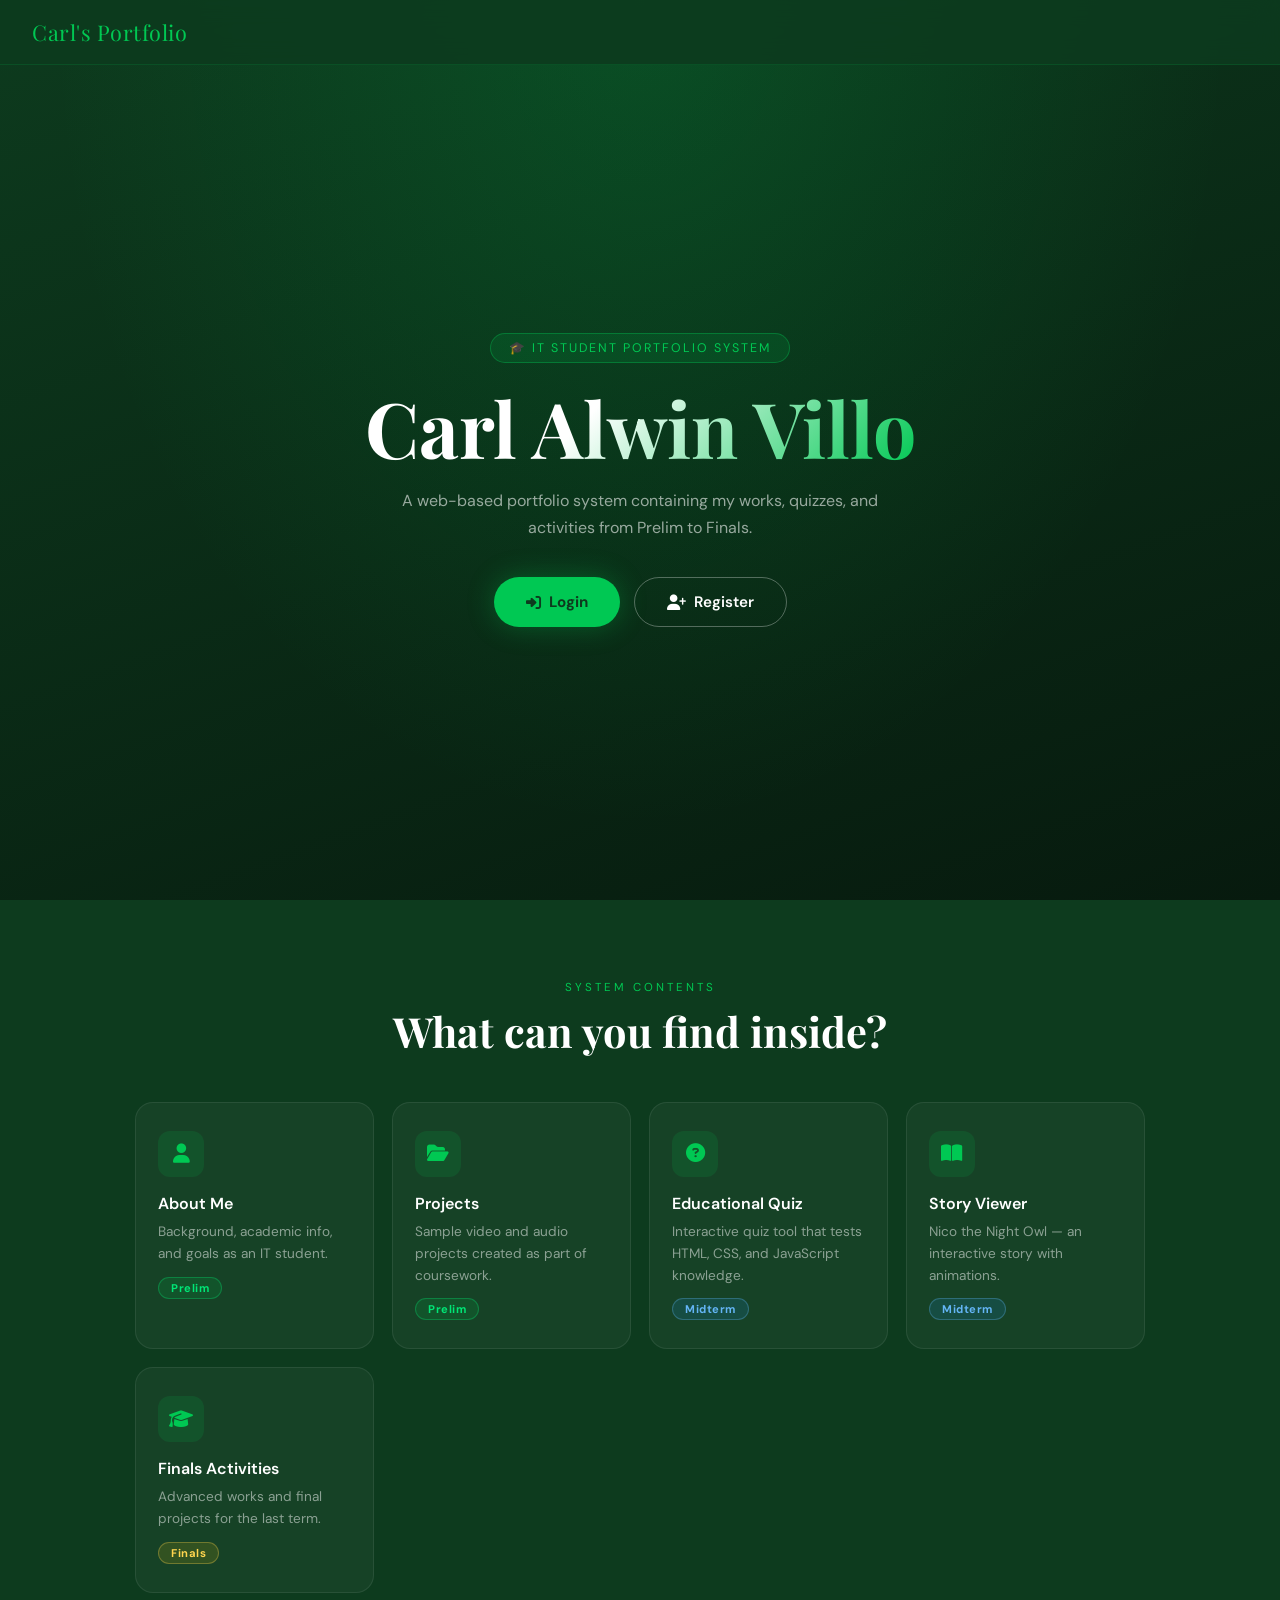
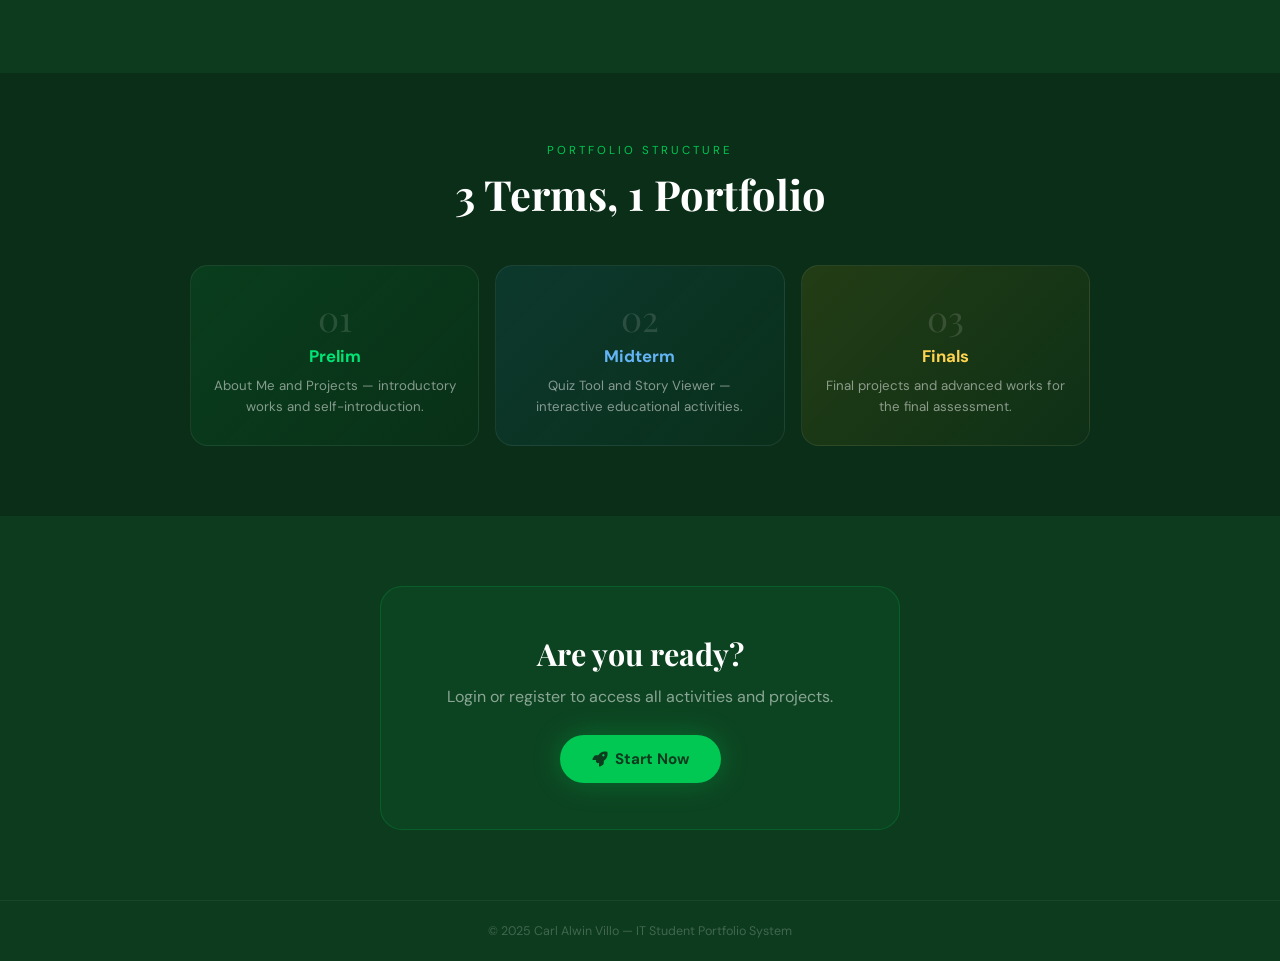
<file: index.html>
<!DOCTYPE html>
<html lang="en">
<head>
    <meta charset="UTF-8">
    <meta name="viewport" content="width=device-width, initial-scale=1.0">
    <title>Portfolio | Carl Alwin Villo</title>
    <link href="https://fonts.googleapis.com/css2?family=Playfair+Display:wght@700;900&family=DM+Sans:wght@300;400;500;600&display=swap" rel="stylesheet">
    <link rel="stylesheet" href="https://cdnjs.cloudflare.com/ajax/libs/font-awesome/6.4.0/css/all.min.css">
    <link rel="stylesheet" href="style.css">
</head>
<body class="landing-body">


    <nav class="landing-nav">
        <div class="nav-logo">Carl's Portfolio</div>
    </nav>

    
    <section class="hero-section">
        <div class="hero-inner">
            <div class="hero-tag">🎓 IT Student Portfolio System</div>
            <h1 class="hero-title">Carl Alwin Villo</h1>
            <p class="hero-sub">A web-based portfolio system containing my works, quizzes, and activities from Prelim to Finals.</p>
            <div class="hero-btns">
                <a href="login.html" class="btn-primary"><i class="fas fa-sign-in-alt"></i>  Login</a>
                <a href="registration.html" class="btn-secondary"><i class="fas fa-user-plus"></i>   Register</a>
            </div>
        </div>
    </section>

    <section class="features-section">
        <p class="section-label">System Contents</p>
        <h2 class="section-title">What can you find inside?</h2>
        <div class="features-grid">
            <div class="feature-card">
                <div class="feature-icon"><i class="fas fa-user"></i></div>
                <h3>About Me</h3>
                <p>Background, academic info, and goals as an IT student.</p>
                <span class="term-badge badge-prelim">Prelim</span>
            </div>
            <div class="feature-card">
                <div class="feature-icon"><i class="fas fa-folder-open"></i></div>
                <h3>Projects</h3>
                <p>Sample video and audio projects created as part of coursework.</p>
                <span class="term-badge badge-prelim">Prelim</span>
            </div>
            <div class="feature-card">
                <div class="feature-icon"><i class="fas fa-question-circle"></i></div>
                <h3>Educational Quiz</h3>
                <p>Interactive quiz tool that tests HTML, CSS, and JavaScript knowledge.</p>
                <span class="term-badge badge-midterm">Midterm</span>
            </div>
            <div class="feature-card">
                <div class="feature-icon"><i class="fas fa-book-open"></i></div>
                <h3>Story Viewer</h3>
                <p>Nico the Night Owl — an interactive story with animations.</p>
                <span class="term-badge badge-midterm">Midterm</span>
            </div>
            <div class="feature-card">
                <div class="feature-icon"><i class="fas fa-graduation-cap"></i></div>
                <h3>Finals Activities</h3>
                <p>Advanced works and final projects for the last term.</p>
                <span class="term-badge badge-finals">Finals</span>
            </div>
        </div>
    </section>
    
    <section class="terms-section">
        <p class="section-label">Portfolio Structure</p>
        <h2 class="section-title">3 Terms, 1 Portfolio</h2>
        <div class="terms-grid">
            <div class="term-card term-prelim">
                <div class="term-num">01</div>
                <h3>Prelim</h3>
                <p>About Me and Projects — introductory works and self-introduction.</p>
            </div>
            <div class="term-card term-midterm">
                <div class="term-num">02</div>
                <h3>Midterm</h3>
                <p>Quiz Tool and Story Viewer — interactive educational activities.</p>
            </div>
            <div class="term-card term-finals">
                <div class="term-num">03</div>
                <h3>Finals</h3>
                <p>Final projects and advanced works for the final assessment.</p>
            </div>
        </div>
    </section>

    <section class="cta-section">
        <div class="cta-box">
            <h2>Are you ready?</h2>
            <p>Login or register to access all activities and projects.</p>
            <a href="registration.html" class="btn-primary"><i class="fas fa-rocket"></i> Start Now</a>
        </div>
    </section>

    <footer class="landing-footer">
        © 2025 Carl Alwin Villo — IT Student Portfolio System
    </footer>

</body>
</html>
</file>
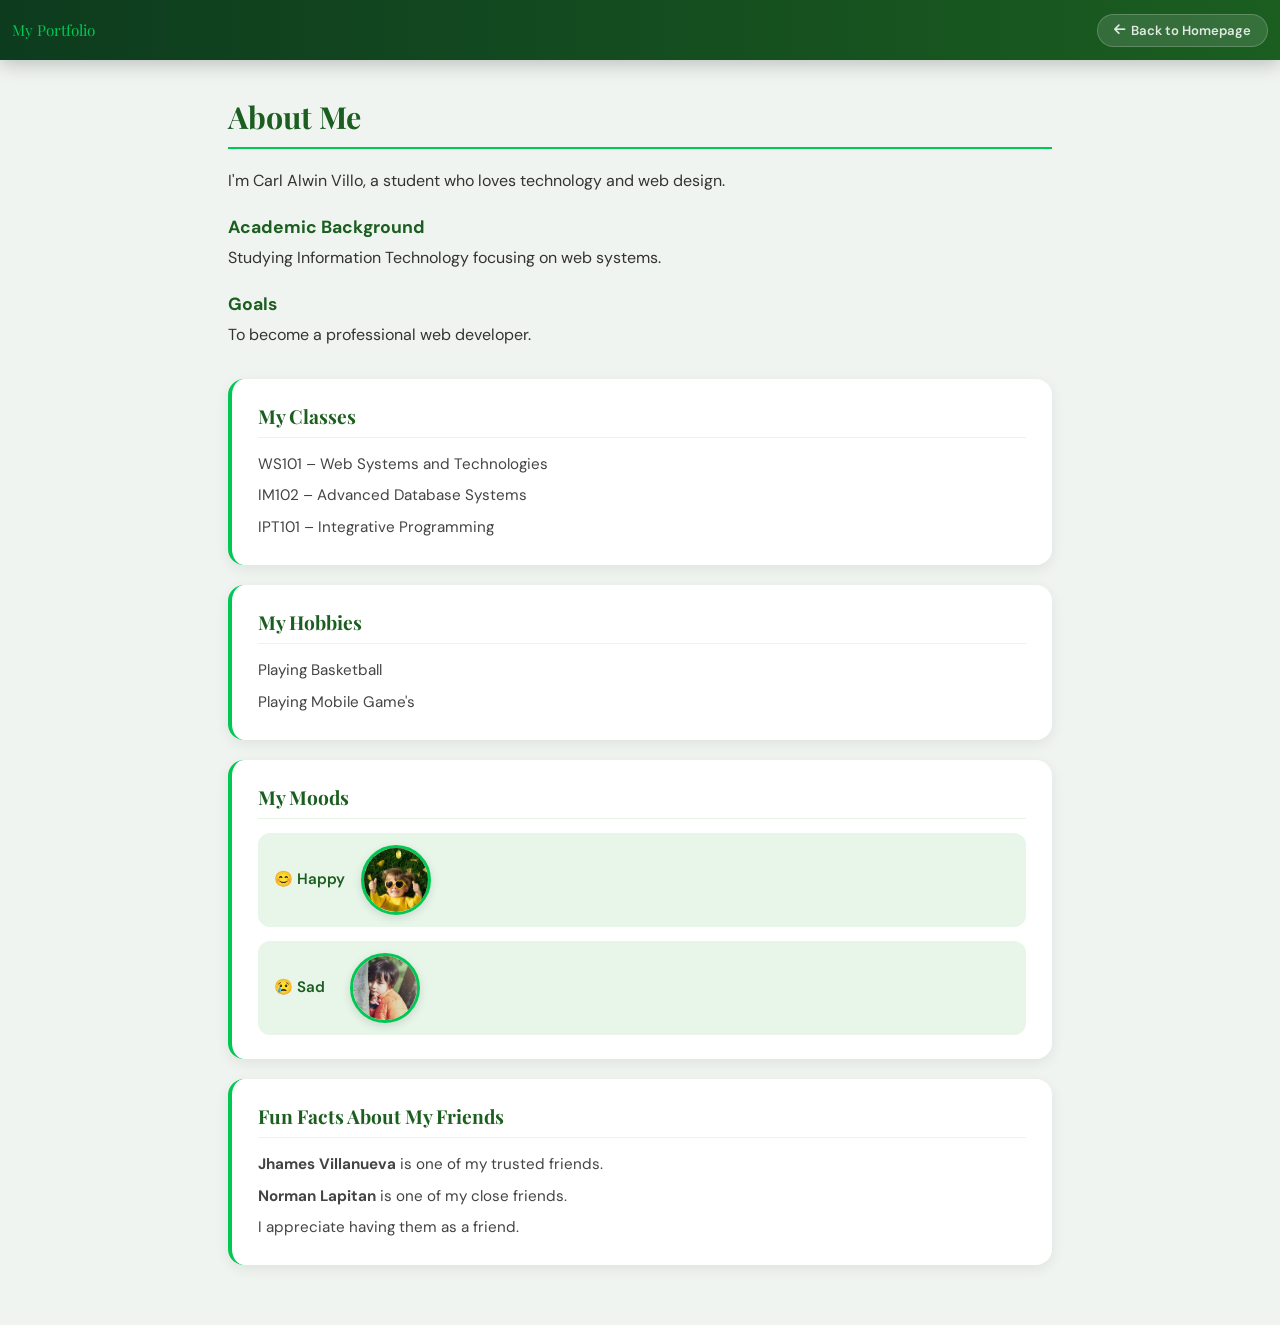
<file: about.html>
<!DOCTYPE html>
<html lang="en">
<head>
    <meta charset="UTF-8">
    <meta name="viewport" content="width=device-width, initial-scale=1.0">
    <title>About | Homepage</title>
    <link href="https://fonts.googleapis.com/css2?family=Playfair+Display:wght@700&family=DM+Sans:wght@300;400;500;600&display=swap" rel="stylesheet">
    <link rel="stylesheet" href="https://cdnjs.cloudflare.com/ajax/libs/font-awesome/6.4.0/css/all.min.css">
    <link rel="stylesheet" href="style.css">
</head>
<body class="dashboard-body">

    <nav class="dash-navbar">
        <div class="dash-logo">My Portfolio</div>
        <a href="homepage.html" class="back-btn">
            <i class="fas fa-arrow-left"></i> Back to Homepage
        </a>
    </nav>

    <main class="page-content">
        <h2 class="page-title">About Me</h2>

        <p>I'm Carl Alwin Villo, a student who loves technology and web design.</p>

        <h3>Academic Background</h3>
        <p>Studying Information Technology focusing on web systems.</p>

        <h3>Goals</h3>
        <p>To become a professional web developer.</p>

        <div class="section-container-vertical">

            <div class="section-block">
                <h2>My Classes</h2>
                <p>WS101 – Web Systems and Technologies</p>
                <p>IM102 – Advanced Database Systems</p>
                <p>IPT101 – Integrative Programming</p>
            </div>

            <div class="section-block">
                <h2>My Hobbies</h2>
                <p>Playing Basketball</p>
                <p>Playing Mobile Game's</p>
            </div>

            <div class="section-block">
                <h2>My Moods</h2>
                <div class="mood">
                    <p>😊 Happy</p>
                    <img src="happy.jpeg" alt="Happy Picture" class="mood-img">
                </div>
                <div class="mood">
                    <p>😢 Sad</p>
                    <img src="sad.jpeg" alt="Sad Picture" class="mood-img">
                </div>
            </div>

            <div class="section-block">
                <h2>Fun Facts About My Friends</h2>
                <p><strong>Jhames Villanueva</strong> is one of my trusted friends.</p>
                <p><strong>Norman Lapitan</strong> is one of my close friends.</p>
                <p>I appreciate having them as a friend.</p>
            </div>

        </div>
    </main>

</body>
</html>
</file>
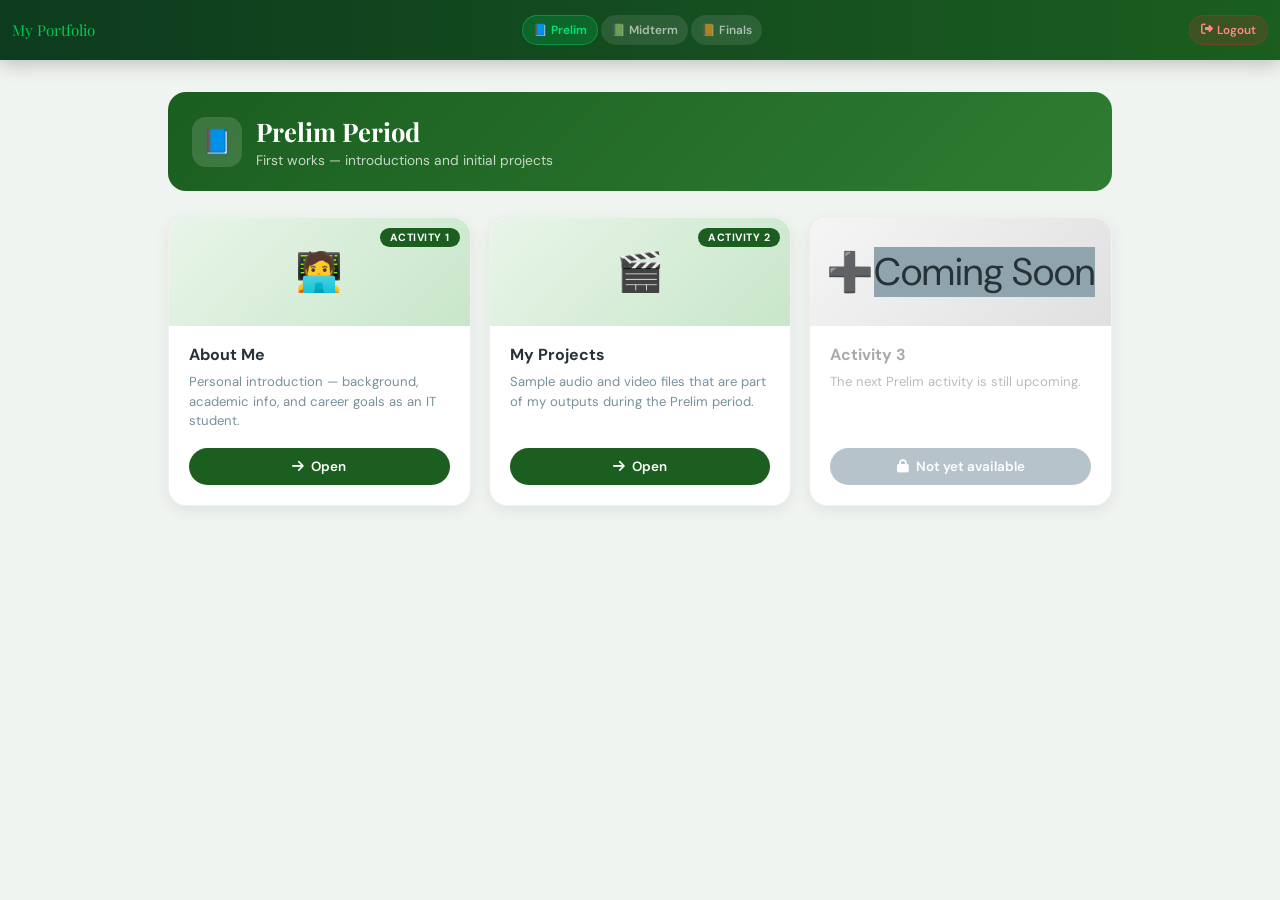
<file: homepage.html>
<!DOCTYPE html>
<html lang="en">
<head>
    <meta charset="UTF-8">
    <meta name="viewport" content="width=device-width, initial-scale=1.0">
    <title>Homepage | Portfolio</title>
    <link href="https://fonts.googleapis.com/css2?family=Playfair+Display:wght@700;900&family=DM+Sans:wght@300;400;500;600&display=swap" rel="stylesheet">
    <link rel="stylesheet" href="https://cdnjs.cloudflare.com/ajax/libs/font-awesome/6.4.0/css/all.min.css">
    <link rel="stylesheet" href="style.css">
</head>
<body class="dashboard-body">

    <nav class="dash-navbar">
        <div class="dash-logo">My Portfolio</div>

        <div class="term-tabs">
            <button class="tab-btn active-prelim" onclick="showTerm('prelim', this)">📘 Prelim</button>
            <button class="tab-btn" onclick="showTerm('midterm', this)">📗 Midterm</button>
            <button class="tab-btn" onclick="showTerm('finals', this)">📙 Finals</button>
        </div>

        <a href="index.html" class="logout-btn">
            <i class="fas fa-sign-out-alt"></i><span class="logout-text"> Logout</span>
        </a>
    </nav>

    <div class="dash-content">

        <div class="term-panel active" id="panel-prelim">
            <div class="term-header prelim-header">
                <div class="term-icon">📘</div>
                <div>
                    <h2>Prelim Period</h2>
                    <p>First works — introductions and initial projects</p>
                </div>
            </div>

            <div class="cards-grid">

                <div class="activity-card prelim-card">
                    <div class="card-top">
                        🧑‍💻
                        <span class="card-tag">Activity 1</span>
                    </div>
                    <div class="card-body">
                        <h3>About Me</h3>
                        <p>Personal introduction — background, academic info, and career goals as an IT student.</p>
                        <a href="about.html" class="open-btn prelim-btn"><i class="fas fa-arrow-right"></i> Open</a>
                    </div>
                </div>

                <div class="activity-card prelim-card">
                    <div class="card-top">
                        🎬
                        <span class="card-tag">Activity 2</span>
                    </div>
                    <div class="card-body">
                        <h3>My Projects</h3>
                        <p>Sample audio and video files that are part of my outputs during the Prelim period.</p>
                        <a href="projects.html" class="open-btn prelim-btn"><i class="fas fa-arrow-right"></i> Open</a>
                    </div>
                </div>

                <div class="activity-card coming-card">
                    <div class="card-top coming-top">➕<span class="coming-tag">Coming Soon</span></div>
                    <div class="card-body">
                        <h3>Activity 3</h3>
                        <p>The next Prelim activity is still upcoming.</p>
                        <button class="open-btn disabled-btn" disabled><i class="fas fa-lock"></i> Not yet available</button>
                    </div>
                </div>

            </div>
        </div>

        <div class="term-panel" id="panel-midterm">
            <div class="term-header midterm-header">
                <div class="term-icon">📗</div>
                <div>
                    <h2>Midterm Period</h2>
                    <p>Interactive educational tools and multimedia activities</p>
                </div>
            </div>

            <div class="cards-grid">

                <div class="activity-card midterm-card">
                    <div class="card-top midterm-top">
                        📝
                        <span class="card-tag midterm-tag">Activity 1</span>
                    </div>
                    <div class="card-body">
                        <h3>Educational Quiz Tool</h3>
                        <p>Interactive quiz that tests knowledge in HTML, CSS, and JavaScript. Includes timer and auto-check.</p>
                        <a href="quiz.html" class="open-btn midterm-btn"><i class="fas fa-arrow-right"></i> Open</a>
                    </div>
                </div>

                <div class="activity-card midterm-card">
                    <div class="card-top midterm-top">
                        🦉
                        <span class="card-tag midterm-tag">Activity 2</span>
                    </div>
                    <div class="card-body">
                        <h3>Nico the Night Owl</h3>
                        <p>Interactive story viewer with animated slides — the story of an owl with big dreams.</p>
                        <a href="story.html" class="open-btn midterm-btn"><i class="fas fa-arrow-right"></i> Open</a>
                    </div>
                </div>

                <div class="activity-card coming-card">
                    <div class="card-top coming-top">➕<span class="coming-tag">Coming Soon</span></div>
                    <div class="card-body">
                        <h3>Activity 3</h3>
                        <p>The next Midterm activity is still upcoming.</p>
                        <button class="open-btn disabled-btn" disabled><i class="fas fa-lock"></i> Not yet available</button>
                    </div>
                </div>

            </div>
        </div>

        <div class="term-panel" id="panel-finals">
            <div class="term-header finals-header">
                <div class="term-icon">📙</div>
                <div>
                    <h2>Finals Period</h2>
                    <p>Advanced and final projects for the last assessment</p>
                </div>
            </div>

            <div class="cards-grid">
                <div class="activity-card coming-card">
                    <div class="card-top coming-top">➕<span class="coming-tag">Coming Soon</span></div>
                    <div class="card-body">
                        <h3>Activity 1</h3>
                        <p>Finals activities are still upcoming. Stay tuned!</p>
                        <button class="open-btn disabled-btn" disabled><i class="fas fa-lock"></i> Not yet available</button>
                    </div>
                </div>
                <div class="activity-card coming-card">
                    <div class="card-top coming-top">➕<span class="coming-tag">Coming Soon</span></div>
                    <div class="card-body">
                        <h3>Activity 2</h3>
                        <p>Finals activities are still upcoming. Stay tuned!</p>
                        <button class="open-btn disabled-btn" disabled><i class="fas fa-lock"></i> Not yet available</button>
                    </div>
                </div>
                <div class="activity-card coming-card">
                    <div class="card-top coming-top">➕<span class="coming-tag">Coming Soon</span></div>
                    <div class="card-body">
                        <h3>Activity 3</h3>
                        <p>Finals activities are still upcoming. Stay tuned!</p>
                        <button class="open-btn disabled-btn" disabled><i class="fas fa-lock"></i> Not yet available</button>
                    </div>
                </div>
            </div>
        </div>

    </div>
    

    <script>
        function showTerm(term, clickedBtn) {
            document.querySelectorAll('.term-panel').forEach(p => p.classList.remove('active'));
            document.getElementById('panel-' + term).classList.add('active');
            document.querySelectorAll('.tab-btn').forEach(b => {
                b.classList.remove('active-prelim', 'active-midterm', 'active-finals');
            });
            clickedBtn.classList.add('active-' + term);
        }
    </script>

</body>
</html>
</file>
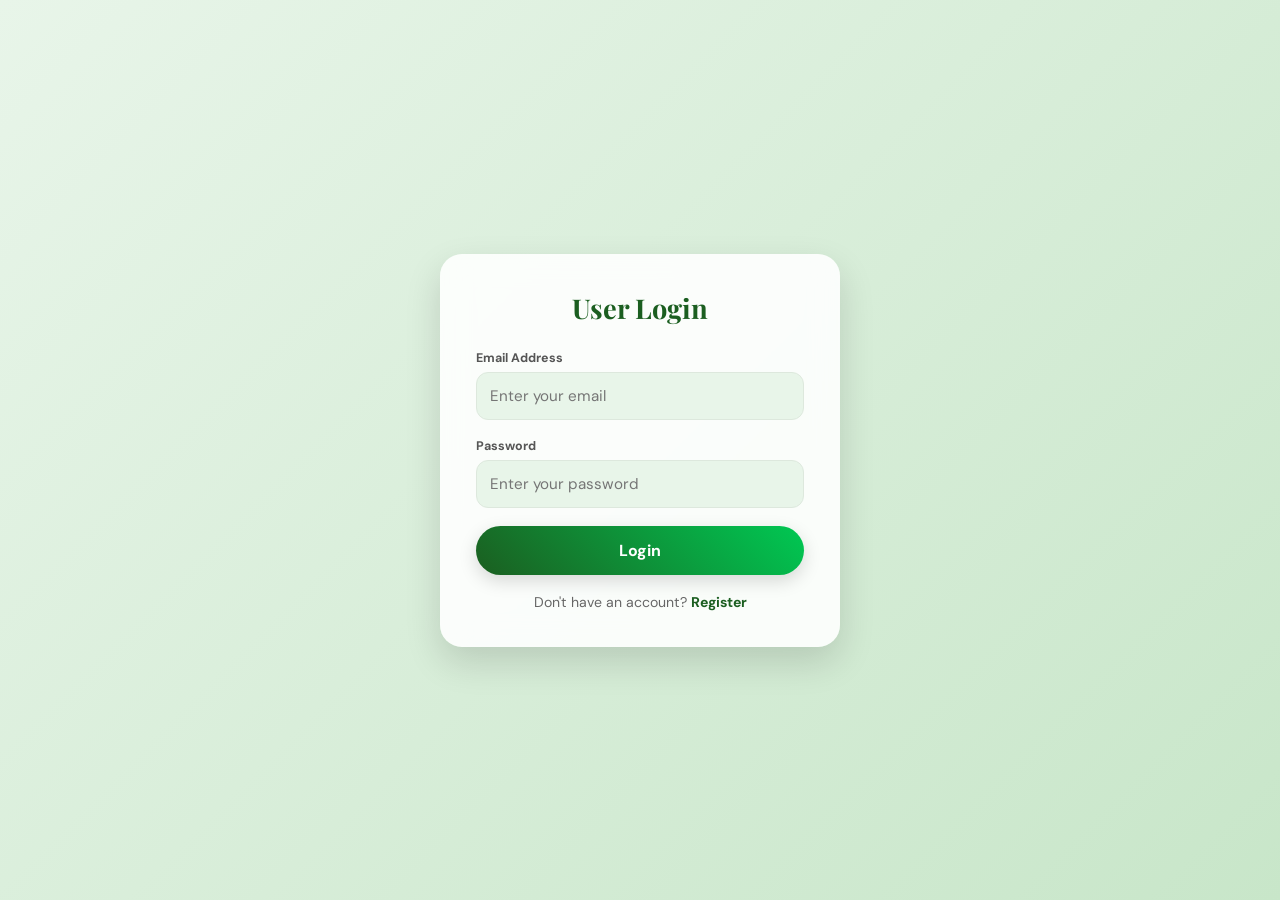
<file: login.html>
<!DOCTYPE html>
<html lang="en">
<head>
    <meta charset="UTF-8">
    <meta name="viewport" content="width=device-width, initial-scale=1.0">
    <title>Login | Green System</title>
    <link rel="stylesheet" href="style.css">
</head>
<body>
    <div class="auth-wrapper">
        <div class="auth-card">
            <h2>User Login</h2>
            <form action="homepage.html">
                <div class="form-group">
                    <label>Email Address</label>
                    <input type="email" placeholder="Enter your email" required>
                </div>
                <div class="form-group">
                    <label>Password</label>
                    <input type="password" placeholder="Enter your password" required>
                </div>
                <button type="submit" class="btn">Login</button>
            </form>
            <p class="switch-view">Don't have an account? <a href="registration.html">Register</a></p>
        </div>
    </div>
</body>
</html>
</file>
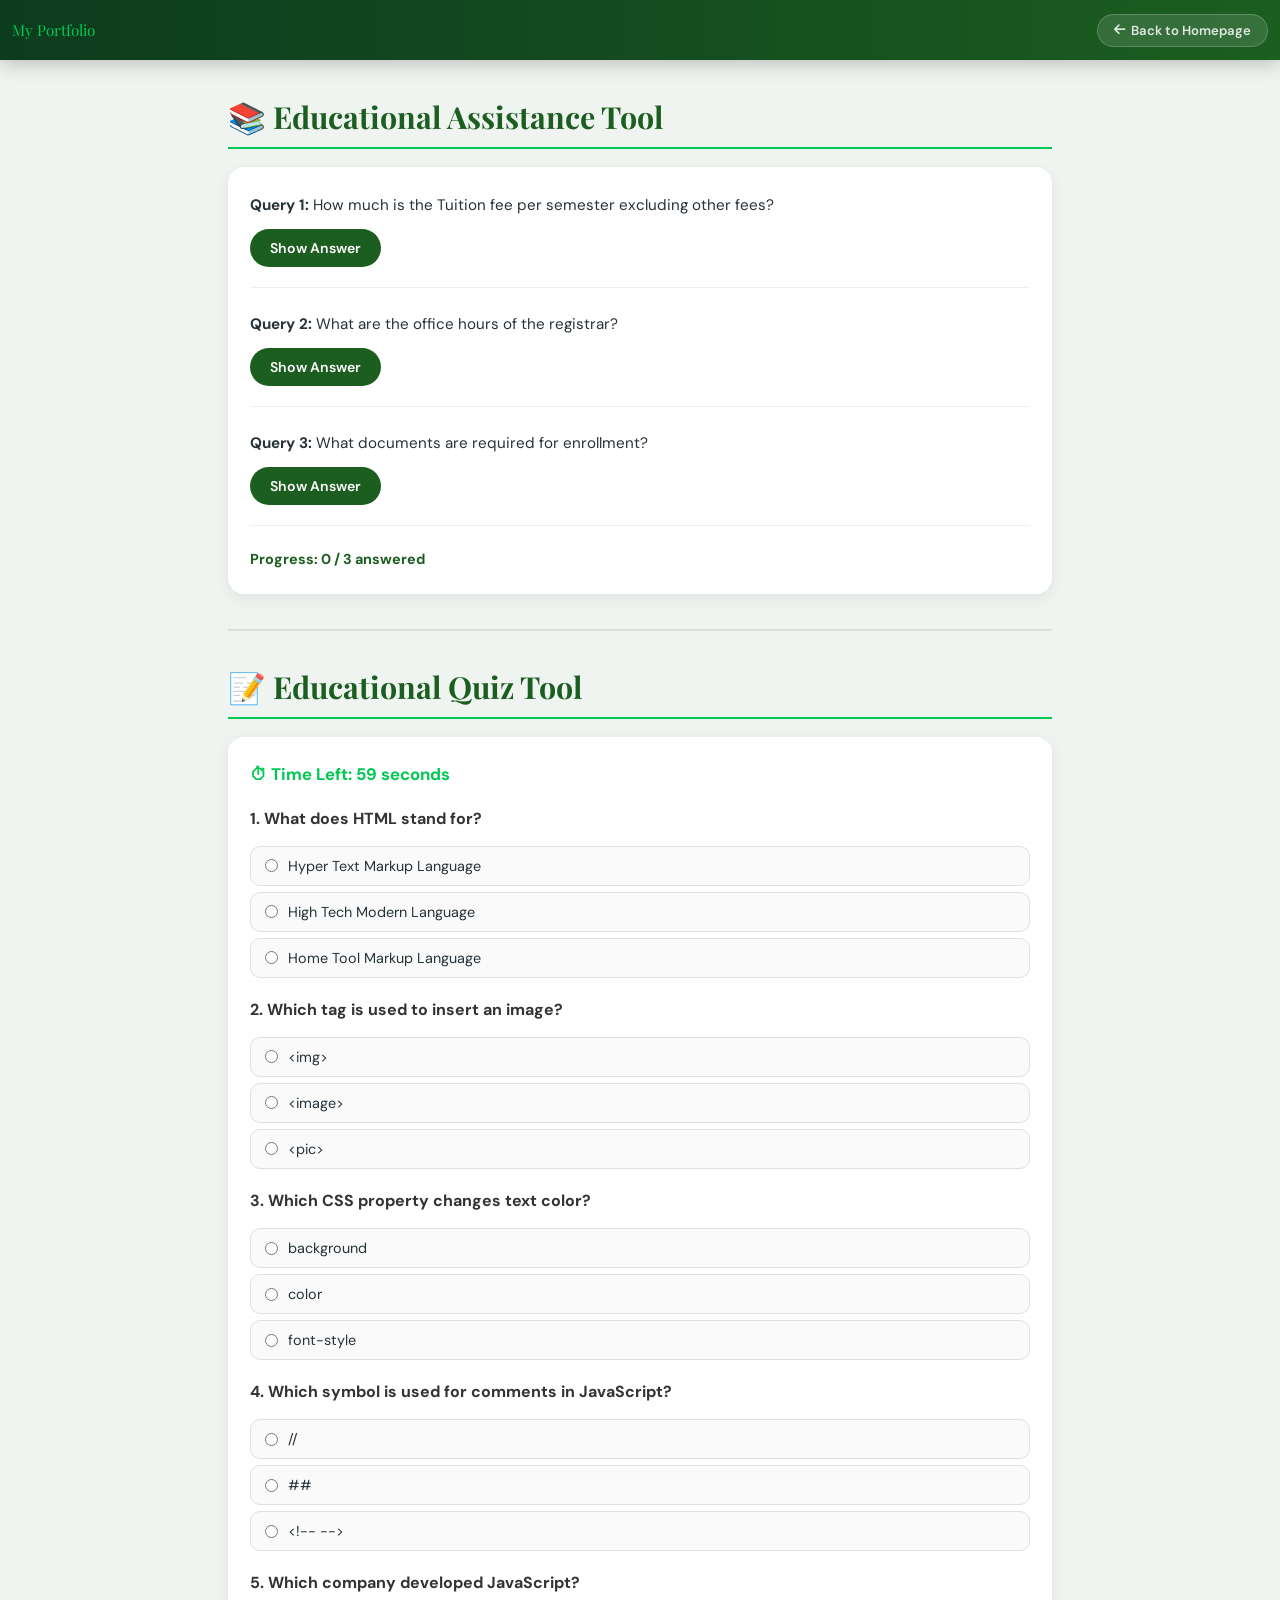
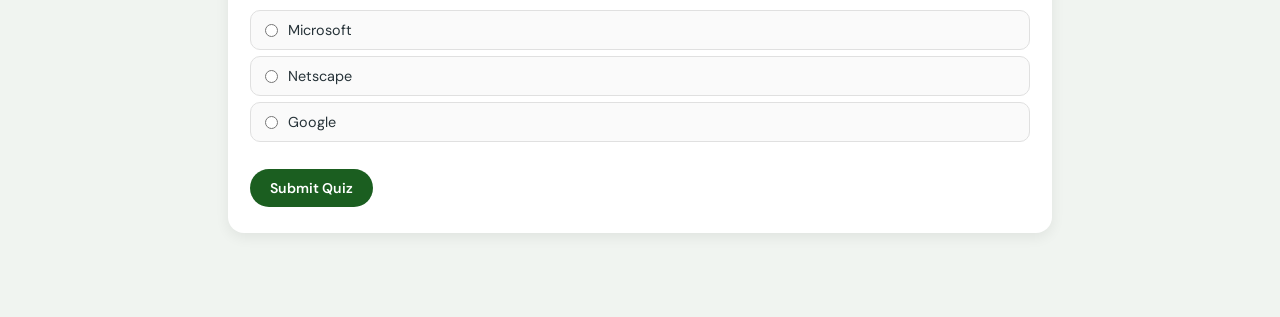
<file: quiz.html>
<!DOCTYPE html>
<html lang="en">
<head>
    <meta charset="UTF-8">
    <meta name="viewport" content="width=device-width, initial-scale=1.0">
    <title>Quiz | Homepage</title>
    <link href="https://fonts.googleapis.com/css2?family=Playfair+Display:wght@700&family=DM+Sans:wght@300;400;500;600&display=swap" rel="stylesheet">
    <link rel="stylesheet" href="https://cdnjs.cloudflare.com/ajax/libs/font-awesome/6.4.0/css/all.min.css">
    <link rel="stylesheet" href="style.css">
</head>
<body class="dashboard-body">

    <nav class="dash-navbar">
        <div class="dash-logo">My Portfolio</div>
        <a href="homepage.html" class="back-btn">
            <i class="fas fa-arrow-left"></i> Back to Homepage
        </a>
    </nav>

    <main class="page-content">

        <h2 class="page-title">📚 Educational Assistance Tool</h2>

        <div class="quiz-container">
            <div class="qa-item">
                <p><strong>Query 1:</strong> How much is the Tuition fee per semester excluding other fees?</p>
                <button onclick="showAnswer(1)">Show Answer</button>
                <div id="answer1" class="answer"></div>
            </div>

            <div class="qa-item">
                <p><strong>Query 2:</strong> What are the office hours of the registrar?</p>
                <button onclick="showAnswer(2)">Show Answer</button>
                <div id="answer2" class="answer"></div>
            </div>

            <div class="qa-item">
                <p><strong>Query 3:</strong> What documents are required for enrollment?</p>
                <button onclick="showAnswer(3)">Show Answer</button>
                <div id="answer3" class="answer"></div>
            </div>

            <div class="progress-bar" id="progress">Progress: 0 / 3 answered</div>
        </div>

        <hr style="margin: 35px 0; border-color: rgba(0,0,0,0.1);">

        <h2 class="page-title">📝 Educational Quiz Tool</h2>

        <div class="quiz-container">
            <div class="timer">⏱ Time Left: <span id="time">60</span> seconds</div>

            <form id="quizForm">

                <p class="quiz-question">1. What does HTML stand for?</p>
                <label class="quiz-option"><input type="radio" name="q1" value="a"> Hyper Text Markup Language</label>
                <label class="quiz-option"><input type="radio" name="q1" value="b"> High Tech Modern Language</label>
                <label class="quiz-option"><input type="radio" name="q1" value="c"> Home Tool Markup Language</label>

                <p class="quiz-question">2. Which tag is used to insert an image?</p>
                <label class="quiz-option"><input type="radio" name="q2" value="a"> &lt;img&gt;</label>
                <label class="quiz-option"><input type="radio" name="q2" value="b"> &lt;image&gt;</label>
                <label class="quiz-option"><input type="radio" name="q2" value="c"> &lt;pic&gt;</label>

                <p class="quiz-question">3. Which CSS property changes text color?</p>
                <label class="quiz-option"><input type="radio" name="q3" value="a"> background</label>
                <label class="quiz-option"><input type="radio" name="q3" value="b"> color</label>
                <label class="quiz-option"><input type="radio" name="q3" value="c"> font-style</label>

                <p class="quiz-question">4. Which symbol is used for comments in JavaScript?</p>
                <label class="quiz-option"><input type="radio" name="q4" value="a"> //</label>
                <label class="quiz-option"><input type="radio" name="q4" value="b"> ##</label>
                <label class="quiz-option"><input type="radio" name="q4" value="c"> &lt;!-- --&gt;</label>

                <p class="quiz-question">5. Which company developed JavaScript?</p>
                <label class="quiz-option"><input type="radio" name="q5" value="a"> Microsoft</label>
                <label class="quiz-option"><input type="radio" name="q5" value="b"> Netscape</label>
                <label class="quiz-option"><input type="radio" name="q5" value="c"> Google</label>

                <br>
                <button type="button" onclick="checkQuiz()">Submit Quiz</button>
            </form>

            <div id="result" class="result-box"></div>
        </div>

    </main>

    <script src="script.js"></script>
</body>
</html>
</file>
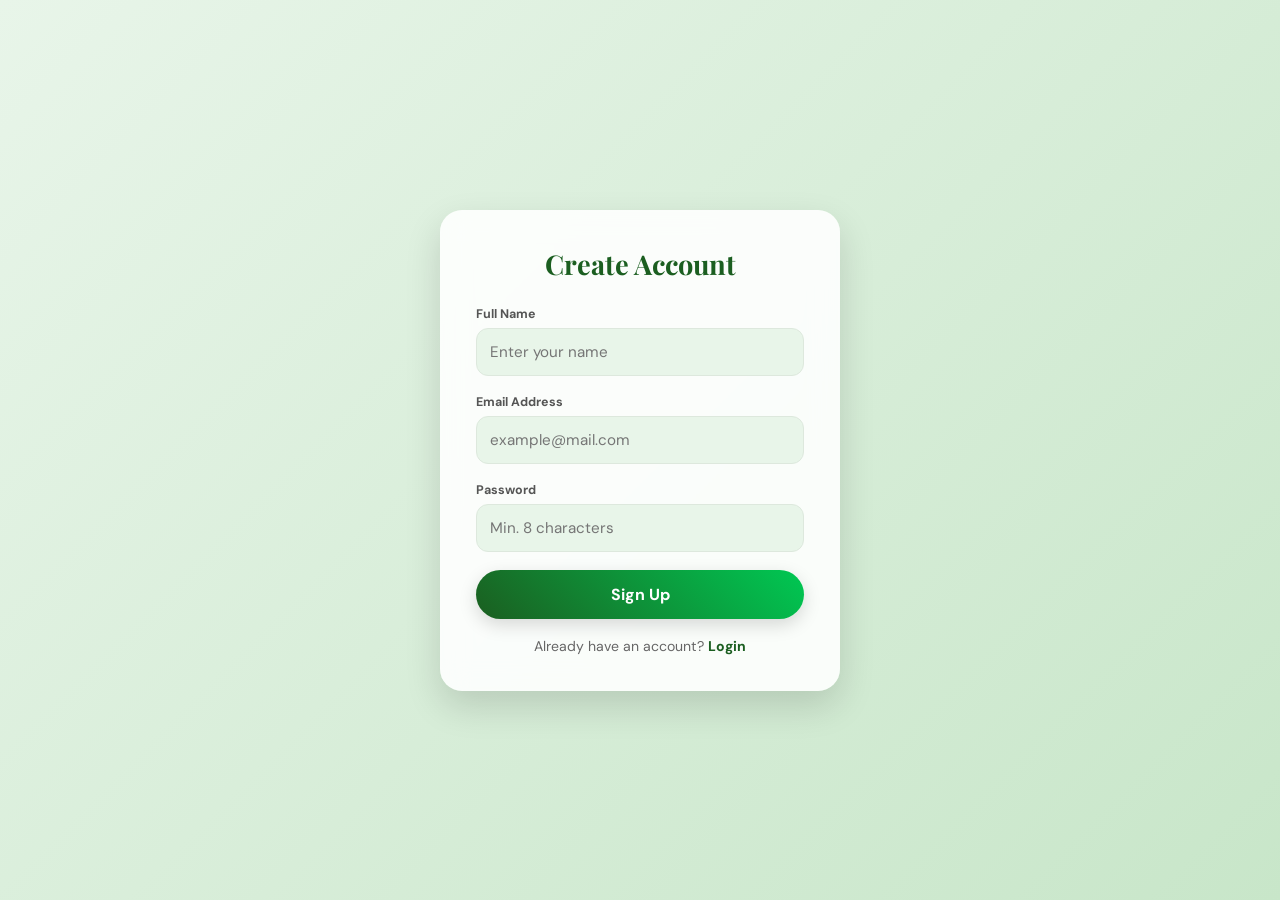
<file: registration.html>
<!DOCTYPE html>
<html lang="en">
<head>
    <meta charset="UTF-8">
    <meta name="viewport" content="width=device-width, initial-scale=1.0">
    <title>Create Account | Green System</title>
    <link rel="stylesheet" href="style.css">
</head>
<body>
    <div class="auth-wrapper">
        <div class="auth-card">
            <h2>Create Account</h2>
            <form action="login.html">
                <div class="form-group">
                    <label>Full Name</label>
                    <input type="text" placeholder="Enter your name" required>
                </div>
                <div class="form-group">
                    <label>Email Address</label>
                    <input type="email" placeholder="example@mail.com" required>
                </div>
                <div class="form-group">
                    <label>Password</label>
                    <input type="password" placeholder="Min. 8 characters" required>
                </div>
                <button type="submit" class="btn">Sign Up</button>
            </form>
            <p class="switch-view">Already have an account? <a href="login.html">Login</a></p>
        </div>
    </div>
</body>
</html>
</file>
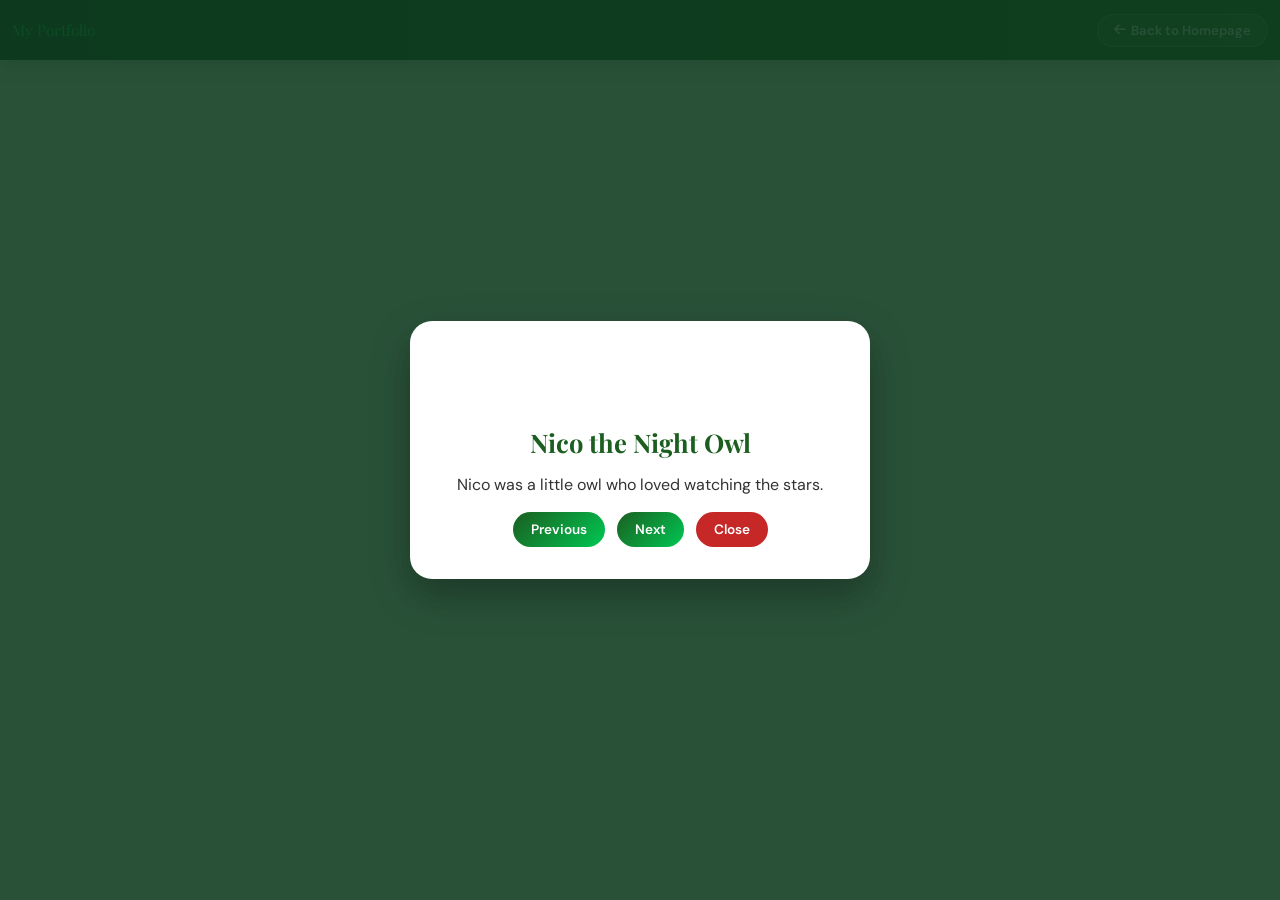
<file: story.html>
<!DOCTYPE html>
<html lang="en">
<head>
    <meta charset="UTF-8">
    <meta name="viewport" content="width=device-width, initial-scale=1.0">
    <title>Story | Homepage</title>
    <link href="https://fonts.googleapis.com/css2?family=Playfair+Display:wght@700&family=DM+Sans:wght@300;400;500;600&display=swap" rel="stylesheet">
    <link rel="stylesheet" href="https://cdnjs.cloudflare.com/ajax/libs/font-awesome/6.4.0/css/all.min.css">
    <link rel="stylesheet" href="style.css">
</head>
<body class="dashboard-body">

    <nav class="dash-navbar">
        <div class="dash-logo">My Portfolio</div>
        <a href="homepage.html" class="back-btn">
            <i class="fas fa-arrow-left"></i> Back to Homepage
        </a>
    </nav>

    <main class="page-content">
        <div id="storyOverlay" style="display:flex;">
            <div class="story-card">
                <div class="story-icon" id="storyIcon"><i class="fas fa-owl"></i></div>
                <h2 class="story-title" id="storyTitle">Nico the Night Owl</h2>
                <p class="story-text" id="storyText">Nico was a little owl who loved watching the stars.</p>
                <div class="story-buttons">
                    <button class="prev-btn" onclick="prevStory()">Previous</button>
                    <button class="next-btn" onclick="nextStory()">Next</button>
                    <button class="close-btn" onclick="closeStory()">Close</button>
                </div>
            </div>
        </div>
    </main>

    <script src="script.js"></script>
</body>
</html>
</file>
<file: style.css>
@import url('https://fonts.googleapis.com/css2?family=Playfair+Display:wght@700;900&family=DM+Sans:wght@300;400;500;600&display=swap');

:root {
    --green-deep:   #0d3b1e;
    --green-mid:    #1B5E20;
    --green-accent: #00C853;
    --green-light:  #E8F5E9;
    --blue-mid:     #1565C0;
    --blue-light:   #e3f2fd;
    --gold-mid:     #E65100;
    --gold-light:   #fff8e1;
    --white:        #ffffff;
    --text:         #263238;
    --muted:        #78909c;
    --font-display: 'Playfair Display', serif;
    --font-body:    'DM Sans', Arial, sans-serif;
}

* {
    box-sizing: border-box;
    margin: 0;
    padding: 0;
}

body {
    font-family: var(--font-body);
    color: var(--text);
}


.landing-body {
    background: var(--green-deep);
    color: var(--white);
    overflow-x: hidden;
}


.landing-nav {
    position: fixed;
    top: 0; width: 100%; z-index: 100;
    display: flex;
    align-items: center;
    padding: 18px 32px;
    background: rgba(13,59,30,0.88);
    backdrop-filter: blur(12px);
    border-bottom: 1px solid rgba(0,200,83,0.15);
}

.nav-logo {
    font-family: var(--font-display);
    font-size: 1.35rem;
    color: var(--green-accent);
    letter-spacing: 0.5px;
}


.hero-section {
    min-height: 100vh;
    display: flex;
    align-items: center;
    justify-content: center;
    text-align: center;
    padding: 120px 20px 60px;
    background:
        radial-gradient(ellipse at 50% 0%, rgba(0,200,83,0.18) 0%, transparent 65%),
        linear-gradient(160deg, #0d3b1e 0%, #071a0e 100%);
    position: relative;
}

.hero-inner {
    max-width: 680px;
    position: relative;
    z-index: 2;
}

.hero-tag {
    display: inline-block;
    background: rgba(0,200,83,0.12);
    border: 1px solid rgba(0,200,83,0.35);
    color: var(--green-accent);
    padding: 6px 18px;
    border-radius: 30px;
    font-size: 0.78rem;
    letter-spacing: 2px;
    text-transform: uppercase;
    margin-bottom: 22px;
}

.hero-title {
    font-family: var(--font-display);
    font-size: clamp(2.6rem, 7vw, 4.8rem);
    line-height: 1.1;
    margin-bottom: 18px;
    background: linear-gradient(135deg, #fff 40%, var(--green-accent));
    -webkit-background-clip: text;
    -webkit-text-fill-color: transparent;
}

.hero-sub {
    color: rgba(255,255,255,0.58);
    font-size: 1rem;
    line-height: 1.7;
    margin-bottom: 36px;
    max-width: 500px;
    margin-inline: auto;
}

.hero-btns {
    display: flex;
    gap: 14px;
    justify-content: center;
    flex-wrap: wrap;
}

.btn-primary {
    text-decoration: none;
    display: inline-flex;
    align-items: center;
    gap: 8px;
    padding: 14px 32px;
    border-radius: 40px;
    background: var(--green-accent);
    color: var(--green-deep);
    font-weight: 700;
    font-size: 0.95rem;
    transition: 0.3s;
    box-shadow: 0 0 28px rgba(0,200,83,0.3);
    border: none;
    cursor: pointer;
}
.btn-primary:hover {
    transform: translateY(-3px);
    box-shadow: 0 0 42px rgba(0,200,83,0.5);
}

.btn-secondary {
    text-decoration: none;
    display: inline-flex;
    align-items: center;
    gap: 8px;
    padding: 14px 32px;
    border-radius: 40px;
    border: 1.5px solid rgba(255,255,255,0.3);
    color: white;
    font-weight: 600;
    font-size: 0.95rem;
    transition: 0.3s;
}
.btn-secondary:hover {
    border-color: var(--green-accent);
    color: var(--green-accent);
}


.features-section {
    padding: 80px 20px;
    max-width: 1050px;
    margin: 0 auto;
}

.section-label {
    text-align: center;
    color: var(--green-accent);
    font-size: 0.72rem;
    letter-spacing: 3px;
    text-transform: uppercase;
    margin-bottom: 8px;
}

.section-title {
    font-family: var(--font-display);
    font-size: clamp(1.7rem, 4vw, 2.6rem);
    text-align: center;
    margin-bottom: 44px;
    color: var(--white);
}

.features-grid {
    display: grid;
    grid-template-columns: repeat(auto-fill, minmax(220px, 1fr));
    gap: 18px;
}

.feature-card {
    background: rgba(255,255,255,0.04);
    border: 1px solid rgba(255,255,255,0.08);
    border-radius: 18px;
    padding: 28px 22px;
    transition: 0.3s;
    position: relative;
    overflow: hidden;
}
.feature-card::before {
    content: '';
    position: absolute;
    top: 0; left: 0; right: 0; height: 2px;
    background: linear-gradient(90deg, transparent, var(--green-accent), transparent);
    opacity: 0;
    transition: 0.3s;
}
.feature-card:hover {
    background: rgba(0,200,83,0.06);
    border-color: rgba(0,200,83,0.25);
    transform: translateY(-4px);
}
.feature-card:hover::before { opacity: 1; }

.feature-icon {
    width: 46px; height: 46px;
    background: rgba(0,200,83,0.12);
    border-radius: 12px;
    display: flex; align-items: center; justify-content: center;
    font-size: 1.2rem;
    color: var(--green-accent);
    margin-bottom: 16px;
}
.feature-card h3 { font-size: 1rem; margin-bottom: 7px; font-weight: 600; }
.feature-card p  { color: rgba(255,255,255,0.5); font-size: 0.85rem; line-height: 1.6; }

.term-badge {
    display: inline-block;
    margin-top: 12px;
    padding: 3px 12px;
    border-radius: 20px;
    font-size: 0.7rem;
    font-weight: 700;
    letter-spacing: 0.5px;
}
.badge-prelim  { background: rgba(0,200,83,0.14); color: #00e676; border: 1px solid rgba(0,230,118,0.3); }
.badge-midterm { background: rgba(33,150,243,0.14); color: #64b5f6; border: 1px solid rgba(100,181,246,0.3); }
.badge-finals  { background: rgba(255,193,7,0.12); color: #ffd54f; border: 1px solid rgba(255,213,79,0.3); }


.terms-section {
    padding: 70px 20px;
    background: rgba(0,0,0,0.22);
}

.terms-grid {
    display: grid;
    grid-template-columns: repeat(3, 1fr);
    gap: 16px;
    max-width: 900px;
    margin: 0 auto;
}

.term-card {
    padding: 28px 22px;
    border-radius: 18px;
    text-align: center;
    border: 1px solid rgba(255,255,255,0.07);
}
.term-prelim  { background: linear-gradient(135deg, rgba(0,200,83,0.1), rgba(0,200,83,0.02)); }
.term-midterm { background: linear-gradient(135deg, rgba(33,150,243,0.1), rgba(33,150,243,0.02)); }
.term-finals  { background: linear-gradient(135deg, rgba(255,193,7,0.1), rgba(255,193,7,0.02)); }

.term-num {
    font-family: var(--font-display);
    font-size: 2.2rem;
    opacity: 0.13;
    margin-bottom: 4px;
}
.term-prelim  h3 { color: #00e676; font-size: 1.05rem; margin-bottom: 8px; }
.term-midterm h3 { color: #64b5f6; font-size: 1.05rem; margin-bottom: 8px; }
.term-finals  h3 { color: #ffd54f; font-size: 1.05rem; margin-bottom: 8px; }
.term-card p { color: rgba(255,255,255,0.5); font-size: 0.83rem; line-height: 1.6; }

/* CTA */
.cta-section {
    padding: 70px 20px;
    text-align: center;
}
.cta-box {
    max-width: 520px;
    margin: 0 auto;
    background: rgba(0,200,83,0.07);
    border: 1px solid rgba(0,200,83,0.2);
    border-radius: 22px;
    padding: 46px 36px;
}
.cta-box h2 {
    font-family: var(--font-display);
    font-size: 1.9rem;
    margin-bottom: 12px;
    color: white;
}
.cta-box p { color: rgba(255,255,255,0.52); margin-bottom: 28px; }

.landing-footer {
    text-align: center;
    padding: 22px;
    color: rgba(255,255,255,0.22);
    font-size: 0.78rem;
    border-top: 1px solid rgba(255,255,255,0.05);
}


.dashboard-body {
    background: #f0f4f0;
    min-height: 100vh;
}

.dash-navbar {
    background: linear-gradient(90deg, var(--green-deep), var(--green-mid));
    padding: 0 12px;
    display: flex;
    align-items: center;
    justify-content: space-between;
    min-height: 60px;
    box-shadow: 0 4px 18px rgba(0,0,0,0.22);
    position: sticky;
    top: 0;
    z-index: 100;
    gap: 6px;
    flex-wrap: nowrap;
    width: 100%;
    overflow: hidden;
}

.dash-logo {
    font-family: var(--font-display);
    font-size: 0.95rem;
    color: var(--green-accent);
    flex-shrink: 0;
    white-space: nowrap;
}

.term-tabs {
    display: flex;
    gap: 3px;
    flex: 1;
    justify-content: center;
    min-width: 0;
}

.tab-btn {
    padding: 6px 10px;
    border-radius: 25px;
    border: none;
    cursor: pointer;
    font-family: var(--font-body);
    font-size: 0.74rem;
    font-weight: 600;
    transition: 0.25s;
    background: rgba(255,255,255,0.1);
    color: rgba(255,255,255,0.6);
    white-space: nowrap;
}
.tab-btn:hover { background: rgba(255,255,255,0.18); color: white; }
.active-prelim  { background: rgba(0,200,83,0.22) !important; color: #00e676 !important; border: 1px solid rgba(0,230,118,0.35) !important; }
.active-midterm { background: rgba(33,150,243,0.22) !important; color: #90caf9 !important; border: 1px solid rgba(144,202,249,0.35) !important; }
.active-finals  { background: rgba(255,193,7,0.18) !important; color: #ffd54f !important; border: 1px solid rgba(255,213,79,0.35) !important; }

.logout-btn {
    display: inline-flex;
    align-items: center;
    gap: 4px;
    text-decoration: none;
    background: rgba(211,47,47,0.18);
    color: #ff8a80;
    border: 1px solid rgba(211,47,47,0.3);
    border-radius: 25px;
    padding: 6px 11px;
    font-size: 0.73rem;
    font-weight: 600;
    transition: 0.25s;
    flex-shrink: 0;
    white-space: nowrap;
}
.logout-btn:hover { background: rgba(211,47,47,0.35); color: #ffcdd2; }

/* Back button (for sub-pages) */
.back-btn {
    display: inline-flex;
    align-items: center;
    gap: 6px;
    text-decoration: none;
    background: rgba(255,255,255,0.12);
    color: rgba(255,255,255,0.85);
    border: 1px solid rgba(255,255,255,0.2);
    border-radius: 25px;
    padding: 7px 16px;
    font-size: 0.82rem;
    font-weight: 600;
    transition: 0.25s;
    flex-shrink: 0;
    white-space: nowrap;
}
.back-btn:hover { background: var(--green-accent); color: var(--green-deep); border-color: var(--green-accent); }


.dash-content {
    max-width: 980px;
    margin: 0 auto;
    padding: 32px 18px 60px;
}


.term-panel { display: none; }
.term-panel.active { display: block; }


.term-header {
    display: flex;
    align-items: center;
    gap: 14px;
    padding: 22px 24px;
    border-radius: 18px;
    margin-bottom: 26px;
    color: white;
}
.prelim-header  { background: linear-gradient(135deg, #1B5E20, #2e7d32); }
.midterm-header { background: linear-gradient(135deg, #0d47a1, #1565C0); }
.finals-header  { background: linear-gradient(135deg, #bf360c, #e65100); }

.term-icon {
    width: 50px; height: 50px;
    background: rgba(255,255,255,0.14);
    border-radius: 14px;
    display: flex; align-items: center; justify-content: center;
    font-size: 1.5rem;
    flex-shrink: 0;
}
.term-header h2 { font-family: var(--font-display); font-size: 1.6rem; }
.term-header p  { opacity: 0.75; font-size: 0.86rem; margin-top: 3px; }


.cards-grid {
    display: grid;
    grid-template-columns: repeat(auto-fill, minmax(250px, 1fr));
    gap: 18px;
}

.activity-card {
    background: white;
    border-radius: 18px;
    overflow: hidden;
    box-shadow: 0 4px 15px rgba(0,0,0,0.07);
    border: 1px solid rgba(0,0,0,0.06);
    display: flex;
    flex-direction: column;
    transition: 0.3s;
}
.activity-card:hover { transform: translateY(-5px); box-shadow: 0 12px 28px rgba(0,0,0,0.12); }

.card-top {
    height: 108px;
    display: flex; align-items: center; justify-content: center;
    font-size: 2.4rem;
    position: relative;
    overflow: hidden;
}
.prelim-card  .card-top { background: linear-gradient(135deg, #e8f5e9, #c8e6c9); }
.midterm-top  { background: linear-gradient(135deg, #e3f2fd, #bbdefb); }
.coming-top   { background: linear-gradient(135deg, #f5f5f5, #e0e0e0); }

.card-tag {
    position: absolute;
    top: 10px; right: 10px;
    background: var(--green-mid);
    color: white;
    font-size: 0.66rem;
    font-weight: 700;
    padding: 3px 10px;
    border-radius: 20px;
    letter-spacing: 0.5px;
    text-transform: uppercase;
}
.midterm-tag { background: var(--blue-mid); }
.coming-tag  { background: #90a4ae; }

.card-body {
    padding: 18px 20px 20px;
    display: flex;
    flex-direction: column;
    flex: 1;
    gap: 7px;
}
.card-body h3 { font-size: 1rem; font-weight: 700; color: var(--text); }
.card-body p  { font-size: 0.82rem; color: var(--muted); line-height: 1.5; flex: 1; }


.open-btn {
    margin-top: 10px;
    display: inline-flex;
    align-items: center;
    justify-content: center;
    gap: 7px;
    color: white;
    text-decoration: none;
    padding: 10px 16px;
    border-radius: 25px;
    font-size: 0.84rem;
    font-weight: 600;
    transition: 0.3s;
    width: 100%;
    border: none;
    cursor: pointer;
}
.prelim-btn  { background: var(--green-mid); }
.prelim-btn:hover  { background: var(--green-accent); color: var(--green-deep); }
.midterm-btn { background: var(--blue-mid); }
.midterm-btn:hover { background: #1976D2; }
.disabled-btn { background: #90a4ae; cursor: not-allowed; opacity: 0.65; }


.coming-card .card-body h3 { color: #aaa; }
.coming-card .card-body p  { color: #bbb; }


.page-content {
    max-width: 860px;
    margin: 0 auto;
    padding: 36px 18px 60px;
}

.page-title {
    font-family: var(--font-display);
    font-size: 1.9rem;
    color: var(--green-mid);
    margin-bottom: 18px;
    padding-bottom: 10px;
    border-bottom: 2px solid var(--green-accent);
}

.page-content p {
    font-size: 1rem;
    line-height: 1.7;
    color: #333;
    margin-bottom: 14px;
}

.page-content h3 {
    font-size: 1.1rem;
    color: var(--green-mid);
    margin-top: 22px;
    margin-bottom: 6px;
    font-weight: 700;
}


.media-card {
    background: white;
    border-radius: 14px;
    padding: 22px;
    margin-bottom: 20px;
    box-shadow: 0 4px 14px rgba(0,0,0,0.07);
}
.media-card h3 {
    font-size: 1rem;
    font-weight: 700;
    color: var(--green-mid);
    margin-bottom: 12px;
    display: flex;
    align-items: center;
    gap: 8px;
}
.media-card audio,
.media-card video {
    width: 100%;
    border-radius: 10px;
    margin-top: 4px;
}

.quiz-container {
    background: white;
    border-radius: 16px;
    padding: 26px 22px;
    box-shadow: 0 4px 14px rgba(0,0,0,0.07);
    margin-bottom: 24px;
}

.qa-item {
    margin-bottom: 24px;
    padding-bottom: 20px;
    border-bottom: 1px solid #f0f0f0;
}
.qa-item p { font-size: 0.95rem; margin-bottom: 10px; color: var(--text); }

.answer {
    margin-top: 10px;
    padding: 12px 15px;
    background: var(--green-light);
    border-left: 4px solid var(--green-accent);
    border-radius: 8px;
    font-size: 0.9rem;
    color: var(--text);
    display: none;
}

.progress-bar {
    font-weight: 700;
    color: var(--green-mid);
    font-size: 0.9rem;
    margin-top: 12px;
}

.timer {
    font-weight: 700;
    color: var(--green-accent);
    margin-bottom: 20px;
    font-size: 1.05rem;
}

.quiz-question {
    font-weight: 700;
    margin-top: 18px;
    margin-bottom: 8px;
    font-size: 0.95rem;
}

.quiz-option {
    display: flex;
    align-items: center;
    gap: 10px;
    margin: 6px 0;
    padding: 10px 14px;
    background: #fafafa;
    border-radius: 10px;
    border: 1px solid #e0e0e0;
    cursor: pointer;
    transition: 0.25s;
    font-size: 0.9rem;
}
.quiz-option:hover { background: var(--green-light); border-color: var(--green-accent); }
.quiz-option input { flex-shrink: 0; accent-color: var(--green-mid); }

.result-box {
    margin-top: 20px;
    font-size: 1.1rem;
    font-weight: 700;
    color: var(--green-mid);
    padding: 16px;
    background: var(--green-light);
    border-radius: 12px;
    display: none;
    line-height: 1.7;
}


button {
    padding: 10px 20px;
    background: var(--green-mid);
    color: white;
    border: none;
    border-radius: 25px;
    font-weight: 600;
    font-size: 0.88rem;
    cursor: pointer;
    transition: 0.3s;
    font-family: var(--font-body);
}
button:hover { background: var(--green-accent); color: var(--green-deep); transform: translateY(-2px); }

#storyOverlay {
    position: fixed;
    top: 0; left: 0;
    width: 100%; height: 100%;
    background: rgba(13,59,30,0.88);
    display: none;
    align-items: center;
    justify-content: center;
    z-index: 999;
}

.story-card {
    background: white;
    padding: 32px 28px;
    border-radius: 22px;
    max-width: 460px;
    width: 90%;
    text-align: center;
    box-shadow: 0 16px 40px rgba(0,0,0,0.3);
    animation: fadeInUp 0.4s ease;
}

.story-icon {
    font-size: 2.8rem;
    color: var(--green-accent);
    margin-bottom: 14px;
}
.story-title {
    font-family: var(--font-display);
    font-size: 1.6rem;
    color: var(--green-mid);
    margin-bottom: 12px;
}
.story-text {
    font-size: 0.97rem;
    line-height: 1.7;
    color: var(--text);
    margin-bottom: 22px;
}
.story-buttons {
    display: flex;
    justify-content: center;
    gap: 12px;
    flex-wrap: wrap;
}
.story-buttons button {
    padding: 9px 18px;
    font-size: 0.85rem;
    background: linear-gradient(135deg, var(--green-mid), var(--green-accent));
    color: white;
    border-radius: 25px;
    transition: 0.3s;
}
.story-buttons button:hover { opacity: 0.88; transform: translateY(-2px); color: white; }
.close-btn { background: #c62828 !important; }
.close-btn:hover { background: #e53935 !important; }


.auth-wrapper {
    min-height: 100vh;
    display: flex;
    align-items: center;
    justify-content: center;
    padding: 20px;
    background: linear-gradient(135deg, #E8F5E9, #C8E6C9);
}

.auth-card {
    background: rgba(255,255,255,0.88);
    backdrop-filter: blur(14px);
    width: 100%;
    max-width: 400px;
    padding: 36px;
    border-radius: 22px;
    box-shadow: 0 15px 36px rgba(0,0,0,0.14);
}
.auth-card h2 {
    font-family: var(--font-display);
    color: var(--green-mid);
    margin-bottom: 24px;
    text-align: center;
    font-size: 1.7rem;
}

.form-group { margin-bottom: 18px; }
.form-group label {
    display: block;
    font-size: 0.78rem;
    font-weight: 700;
    margin-bottom: 6px;
    color: #555;
}
.form-group input {
    width: 100%;
    padding: 13px;
    border: 1px solid #dde8dd;
    border-radius: 12px;
    font-size: 0.95rem;
    background: var(--green-light);
    font-family: var(--font-body);
    transition: 0.2s;
}
.form-group input:focus {
    outline: none;
    border-color: var(--green-accent);
    box-shadow: 0 0 0 3px rgba(0,200,83,0.15);
}

.auth-card .btn {
    display: block;
    width: 100%;
    padding: 14px;
    background: linear-gradient(45deg, var(--green-mid), var(--green-accent));
    color: white;
    border: none;
    border-radius: 30px;
    font-size: 1rem;
    font-weight: 700;
    cursor: pointer;
    text-align: center;
    text-decoration: none;
    transition: 0.3s;
    box-shadow: 0 6px 18px rgba(0,0,0,0.15);
    font-family: var(--font-body);
}
.auth-card .btn:hover { transform: translateY(-2px); box-shadow: 0 10px 24px rgba(0,0,0,0.2); }

.switch-view {
    text-align: center;
    margin-top: 18px;
    font-size: 0.88rem;
    color: #666;
}
.switch-view a { color: var(--green-mid); font-weight: 700; text-decoration: none; }
.switch-view a:hover { text-decoration: underline; }


@keyframes fadeInUp {
    from { opacity: 0; transform: translateY(20px) scale(0.97); }
    to   { opacity: 1; transform: translateY(0) scale(1); }
}


@media (max-width: 700px) {
    .terms-grid { grid-template-columns: 1fr; }
    .cards-grid { grid-template-columns: 1fr; }
    .hero-title { font-size: 2.4rem; }
}

@media (max-width: 480px) {
    .dash-navbar { padding: 0 8px; gap: 4px; }
    .dash-logo { font-size: 0.82rem; }
    .term-tabs { gap: 2px; }
    .tab-btn { padding: 5px 7px; font-size: 0.68rem; }
    .logout-btn { padding: 5px 9px; font-size: 0.68rem; }
    .logout-text { display: none; }
}

.section-container-vertical {
    display: flex;
    flex-direction: column;
    gap: 20px;
    margin-top: 30px;
}

.section-block {
    background: white;
    border-radius: 16px;
    padding: 24px 26px;
    box-shadow: 0 4px 14px rgba(0,0,0,0.07);
    border-left: 4px solid var(--green-accent);
    transition: 0.3s;
}
.section-block:hover {
    box-shadow: 0 8px 22px rgba(0,0,0,0.11);
    transform: translateY(-2px);
}

.section-block h2 {
    font-family: var(--font-display);
    font-size: 1.2rem;
    color: var(--green-mid);
    margin-bottom: 14px;
    padding-bottom: 8px;
    border-bottom: 1px solid var(--green-light);
}

.section-block p {
    font-size: 0.95rem;
    line-height: 1.7;
    color: #444;
    margin-bottom: 6px;
}
.section-block p:last-child { margin-bottom: 0; }

/* Mood rows */
.mood {
    display: flex;
    align-items: center;
    gap: 16px;
    margin-bottom: 14px;
    background: var(--green-light);
    border-radius: 12px;
    padding: 12px 16px;
}
.mood:last-child { margin-bottom: 0; }

.mood p {
    font-weight: 600;
    font-size: 0.95rem;
    color: var(--green-mid);
    margin: 0;
    min-width: 60px;
}

.mood-img {
    width: 70px;
    height: 70px;
    object-fit: cover;
    border-radius: 50%;
    border: 3px solid var(--green-accent);
    box-shadow: 0 3px 10px rgba(0,0,0,0.12);
    flex-shrink: 0;
}

@media (max-width: 500px) {
    .mood { flex-direction: column; text-align: center; }
    .mood p { min-width: unset; }
}
</file>
